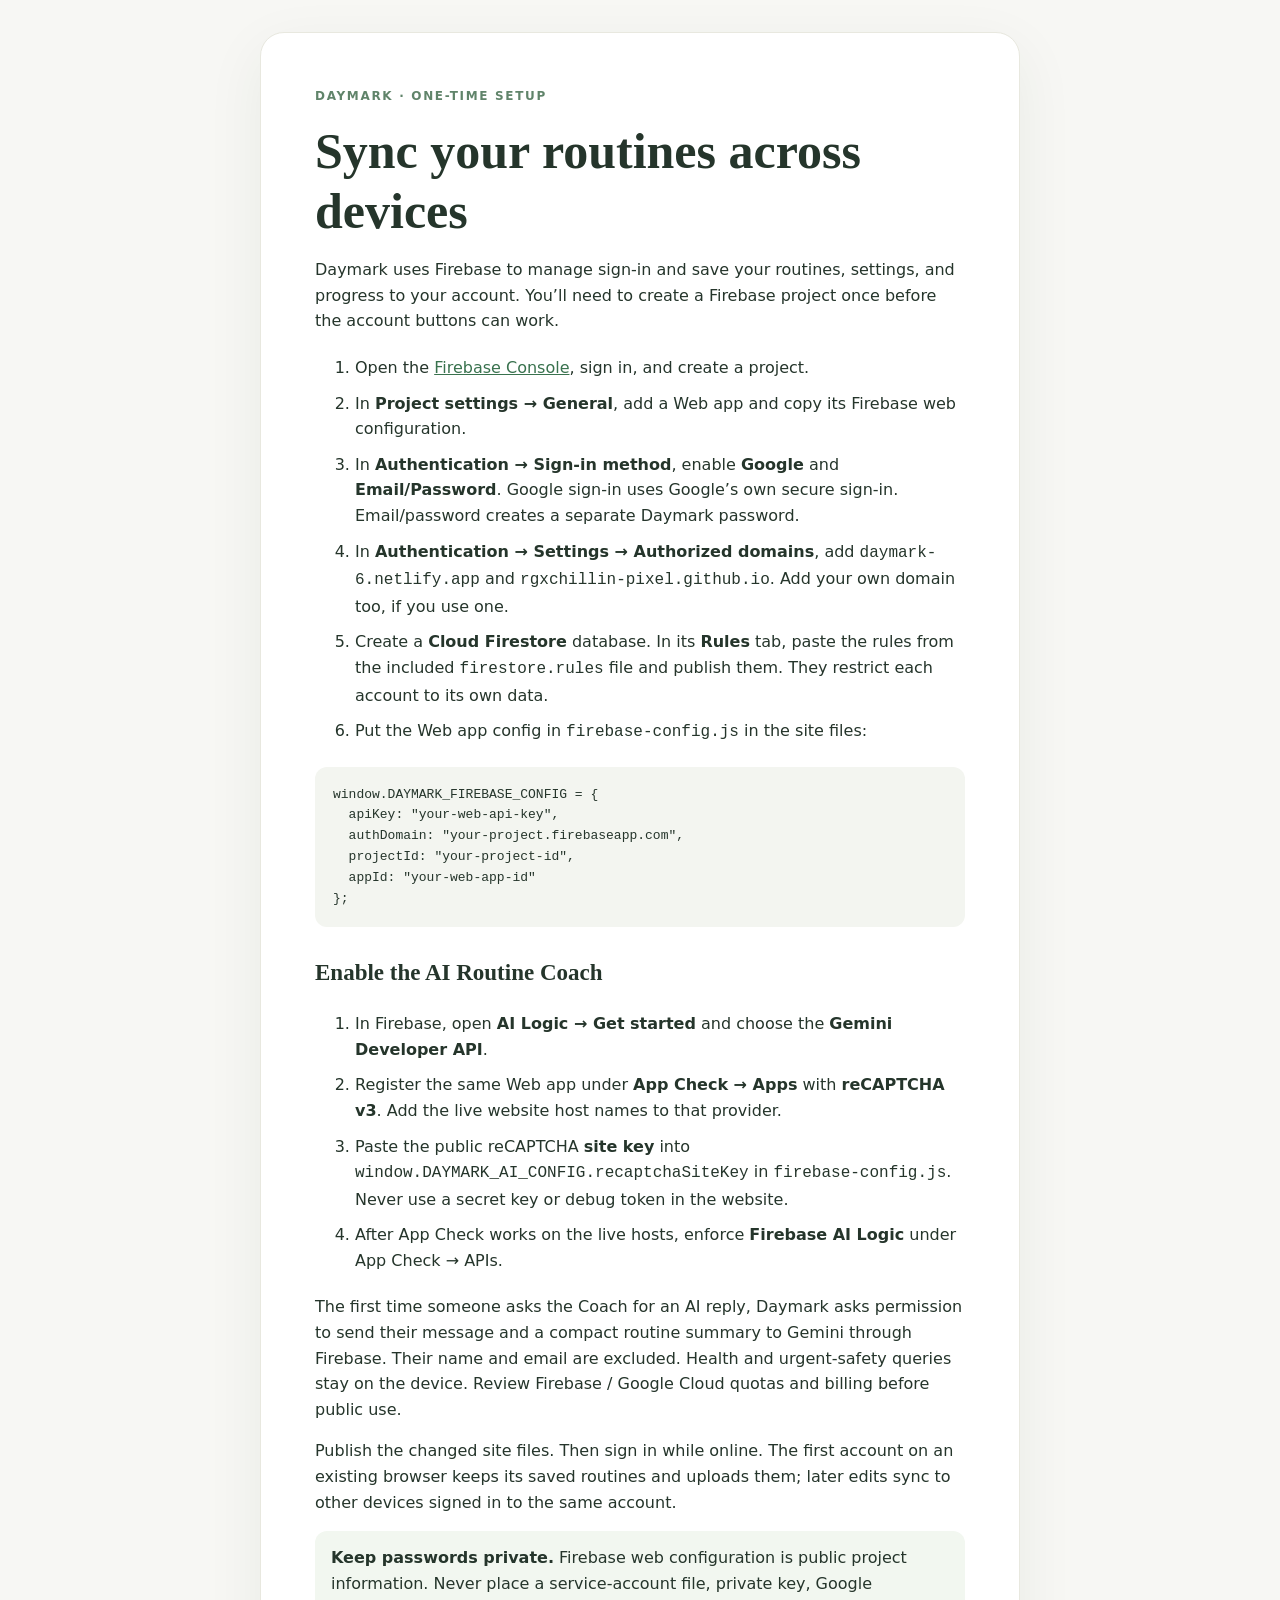
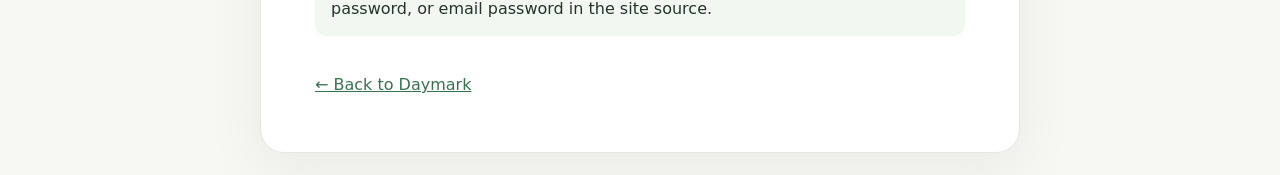
<file: firebase-setup.html>
<!doctype html>
<html lang="en">
<head>
  <meta charset="utf-8"><meta name="viewport" content="width=device-width, initial-scale=1">
  <meta name="theme-color" content="#f7f7f4"><title>Set up Daymark accounts</title>
  <style>
    :root{font-family:system-ui,-apple-system,"Segoe UI",sans-serif;color:#25352b;background:#f7f7f4;line-height:1.6}*{box-sizing:border-box}body{margin:0;padding:32px 18px}.card{max-width:760px;margin:auto;padding:clamp(24px,5vw,54px);background:white;border:1px solid #e8e8df;border-radius:24px;box-shadow:0 18px 60px #23382510}a{color:#39724e}h1,h2{font-family:Georgia,serif;line-height:1.2}h1{font-size:clamp(34px,6vw,50px);margin:.3em 0}h2{font-size:23px;margin-top:32px}.eyebrow{font-size:12px;font-weight:700;letter-spacing:.14em;color:#60846a}li{padding:5px 0}code,pre{font-family:ui-monospace,Consolas,monospace}pre{padding:18px;overflow:auto;background:#f3f5f0;border-radius:12px;font-size:13px}.note{padding:14px 16px;background:#f2f7f0;border-radius:12px} .back{display:inline-block;margin-top:20px}
  </style>
</head>
<body><main class="card">
  <div class="eyebrow">DAYMARK · ONE-TIME SETUP</div><h1>Sync your routines across devices</h1>
  <p>Daymark uses Firebase to manage sign-in and save your routines, settings, and progress to your account. You’ll need to create a Firebase project once before the account buttons can work.</p>
  <ol>
    <li>Open the <a href="https://console.firebase.google.com/" target="_blank" rel="noopener">Firebase Console</a>, sign in, and create a project.</li>
    <li>In <b>Project settings → General</b>, add a Web app and copy its Firebase web configuration.</li>
    <li>In <b>Authentication → Sign-in method</b>, enable <b>Google</b> and <b>Email/Password</b>. Google sign-in uses Google’s own secure sign-in. Email/password creates a separate Daymark password.</li>
    <li>In <b>Authentication → Settings → Authorized domains</b>, add <code>daymark-6.netlify.app</code> and <code>rgxchillin-pixel.github.io</code>. Add your own domain too, if you use one.</li>
    <li>Create a <b>Cloud Firestore</b> database. In its <b>Rules</b> tab, paste the rules from the included <code>firestore.rules</code> file and publish them. They restrict each account to its own data.</li>
    <li>Put the Web app config in <code>firebase-config.js</code> in the site files:</li>
  </ol>
  <pre>window.DAYMARK_FIREBASE_CONFIG = {
  apiKey: "your-web-api-key",
  authDomain: "your-project.firebaseapp.com",
  projectId: "your-project-id",
  appId: "your-web-app-id"
};</pre>
  <h2>Enable the AI Routine Coach</h2>
  <ol>
    <li>In Firebase, open <b>AI Logic → Get started</b> and choose the <b>Gemini Developer API</b>.</li>
    <li>Register the same Web app under <b>App Check → Apps</b> with <b>reCAPTCHA v3</b>. Add the live website host names to that provider.</li>
    <li>Paste the public reCAPTCHA <b>site key</b> into <code>window.DAYMARK_AI_CONFIG.recaptchaSiteKey</code> in <code>firebase-config.js</code>. Never use a secret key or debug token in the website.</li>
    <li>After App Check works on the live hosts, enforce <b>Firebase AI Logic</b> under App Check → APIs.</li>
  </ol>
  <p>The first time someone asks the Coach for an AI reply, Daymark asks permission to send their message and a compact routine summary to Gemini through Firebase. Their name and email are excluded. Health and urgent-safety queries stay on the device. Review Firebase / Google Cloud quotas and billing before public use.</p>
  <p>Publish the changed site files. Then sign in while online. The first account on an existing browser keeps its saved routines and uploads them; later edits sync to other devices signed in to the same account.</p>
  <p class="note"><b>Keep passwords private.</b> Firebase web configuration is public project information. Never place a service-account file, private key, Google password, or email password in the site source.</p>
  <a class="back" href="./">← Back to Daymark</a>
</main></body></html>
</file>
